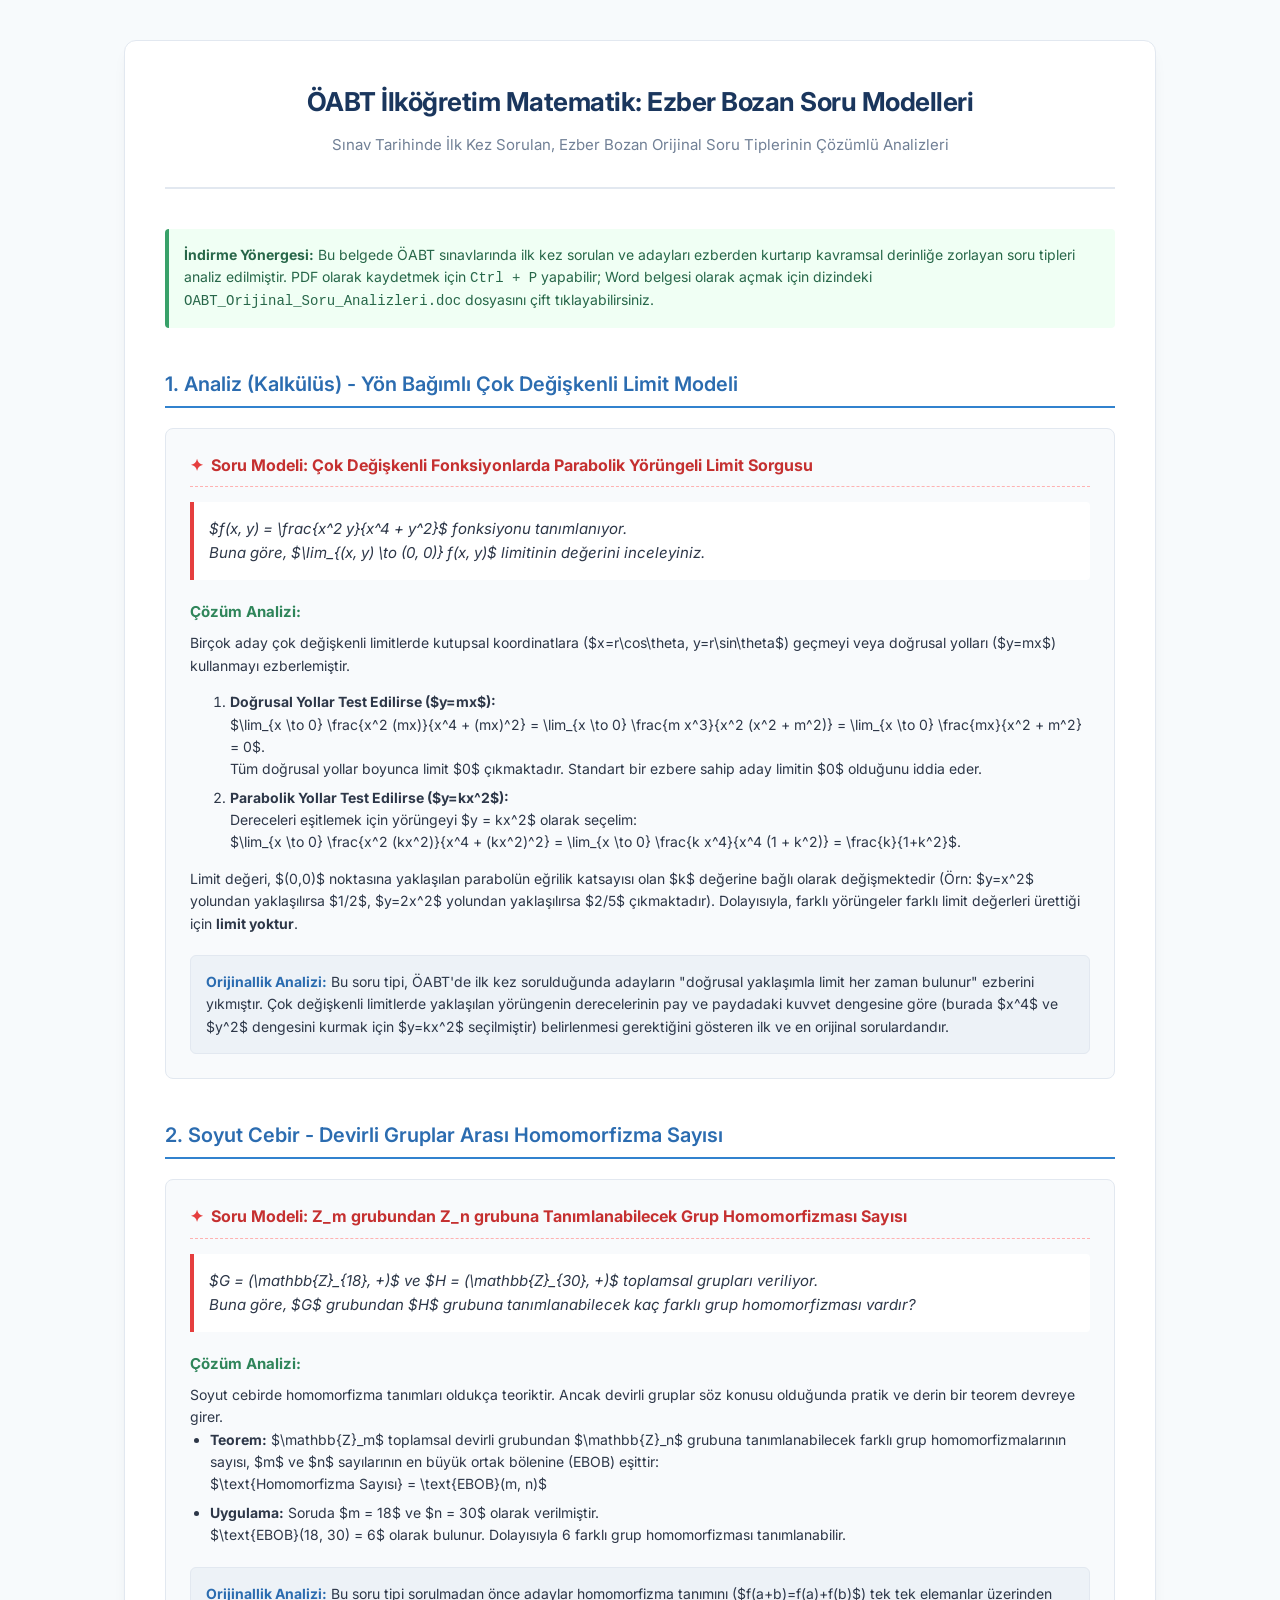
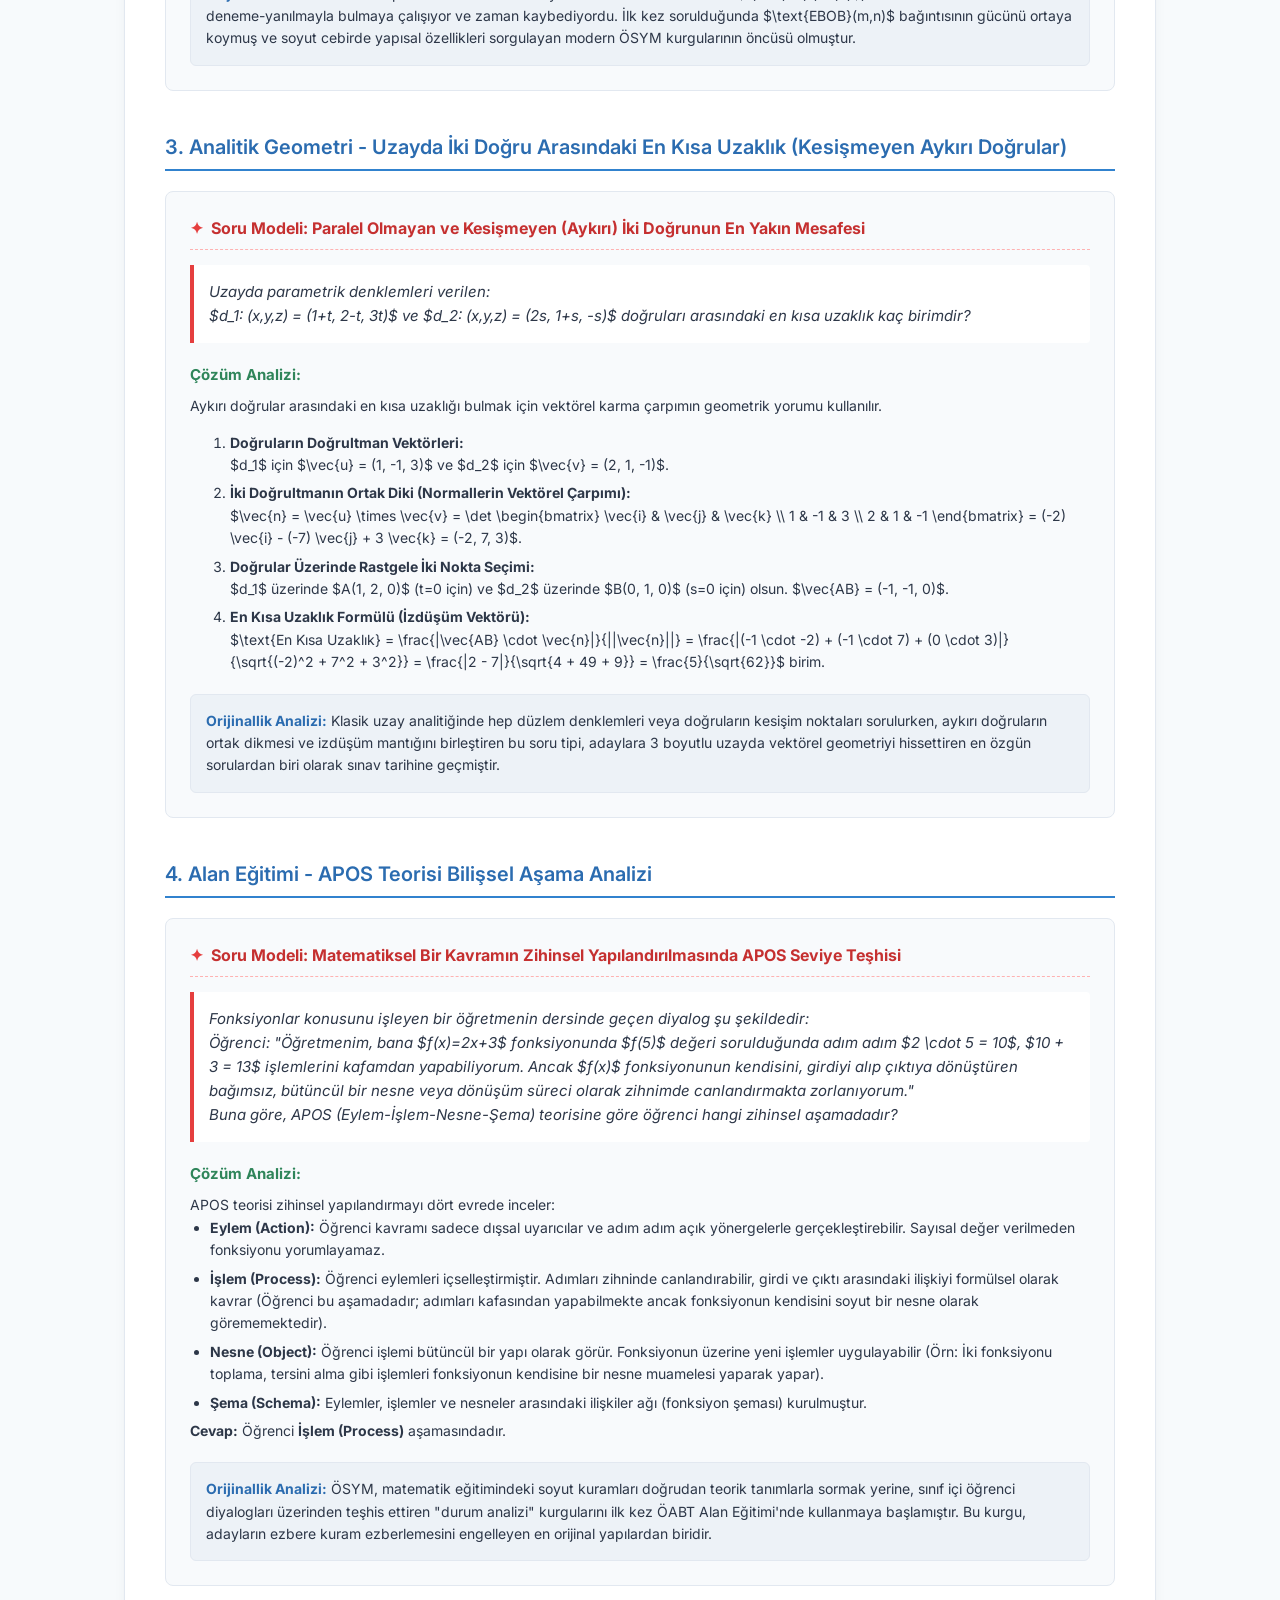
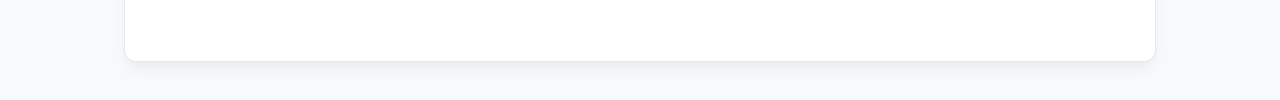
<file: OABT_Orijinal_Soru_Analizleri.html>
<!DOCTYPE html>
<html lang="tr">
<head>
    <meta charset="UTF-8">
    <meta name="viewport" content="width=device-width, initial-scale=1.0">
    <title>ÖABT İlköğretim Matematik: Ezber Bozan ve En Orijinal Çıkmış Soru Modelleri Analizi</title>
    <style>
        @import url('https://fonts.googleapis.com/css2?family=Inter:wght@300;400;500;600;700&display=swap');
        
        body {
            font-family: 'Inter', sans-serif;
            line-height: 1.6;
            color: #2D3748;
            background-color: #F7FAFC;
            margin: 0;
            padding: 40px 20px;
        }

        .container {
            max-width: 950px;
            margin: 0 auto;
            background: #FFFFFF;
            padding: 40px;
            border-radius: 12px;
            box-shadow: 0 10px 15px -3px rgba(0, 0, 0, 0.05), 0 4px 6px -2px rgba(0, 0, 0, 0.02);
            border: 1px solid #E2E8F0;
        }

        .header {
            text-align: center;
            border-bottom: 2px solid #E2E8F0;
            padding-bottom: 30px;
            margin-bottom: 40px;
        }

        .header h1 {
            color: #1A365D;
            font-size: 26px;
            margin: 0 0 10px 0;
            font-weight: 700;
            letter-spacing: -0.5px;
        }

        .header p {
            color: #718096;
            font-size: 15px;
            margin: 0;
        }

        .download-note {
            background-color: #F0FFF4;
            border-left: 4px solid #38A169;
            color: #276749;
            padding: 15px;
            margin-bottom: 35px;
            border-radius: 4px;
            font-size: 14px;
        }

        .section-title {
            color: #2B6CB0;
            font-size: 20px;
            border-bottom: 2px solid #3182CE;
            padding-bottom: 6px;
            margin-top: 40px;
            margin-bottom: 20px;
            font-weight: 600;
        }

        .question-box {
            margin-bottom: 35px;
            background-color: #F8FAFC;
            border: 1px solid #E2E8F0;
            border-radius: 8px;
            padding: 24px;
        }

        .question-header {
            color: #C53030;
            font-size: 16px;
            font-weight: 700;
            margin-bottom: 15px;
            display: flex;
            align-items: center;
            border-bottom: 1px dashed #FEB2B2;
            padding-bottom: 8px;
        }

        .question-header::before {
            content: "✦";
            margin-right: 8px;
            color: #E53E3E;
        }

        .question-text {
            font-style: italic;
            font-size: 15px;
            color: #2D3748;
            background-color: #FFF;
            padding: 15px;
            border-left: 4px solid #E53E3E;
            margin-bottom: 20px;
            border-radius: 0 4px 4px 0;
        }

        .solution-title {
            color: #2F855A;
            font-size: 15px;
            font-weight: bold;
            margin-top: 20px;
            margin-bottom: 8px;
        }

        .solution-text {
            font-size: 14px;
            color: #2D3748;
        }

        .originality-badge {
            background-color: #EDF2F7;
            border: 1px solid #E2E8F0;
            border-radius: 6px;
            padding: 15px;
            margin-top: 20px;
            font-size: 14px;
        }

        .originality-badge strong {
            color: #2B6CB0;
        }

        ul {
            margin: 0;
            padding-left: 20px;
        }

        li {
            margin-bottom: 6px;
        }

        @media print {
            body {
                background-color: #FFFFFF;
                padding: 0;
            }
            .container {
                box-shadow: none;
                border: none;
                padding: 0;
                max-width: 100%;
            }
            .download-note {
                display: none;
            }
        }
    </style>
</head>
<body>

<div class="container">
    <div class="header">
        <h1>ÖABT İlköğretim Matematik: Ezber Bozan Soru Modelleri</h1>
        <p>Sınav Tarihinde İlk Kez Sorulan, Ezber Bozan Orijinal Soru Tiplerinin Çözümlü Analizleri</p>
    </div>

    <div class="download-note">
        <strong>İndirme Yönergesi:</strong> Bu belgede ÖABT sınavlarında ilk kez sorulan ve adayları ezberden kurtarıp kavramsal derinliğe zorlayan soru tipleri analiz edilmiştir. 
        PDF olarak kaydetmek için <code>Ctrl + P</code> yapabilir; Word belgesi olarak açmak için dizindeki <code>OABT_Orijinal_Soru_Analizleri.doc</code> dosyasını çift tıklayabilirsiniz.
    </div>

    <!-- ANALİZ BÖLÜMÜ -->
    <div class="section-title">1. Analiz (Kalkülüs) - Yön Bağımlı Çok Değişkenli Limit Modeli</div>
    
    <div class="question-box">
        <div class="question-header">Soru Modeli: Çok Değişkenli Fonksiyonlarda Parabolik Yörüngeli Limit Sorgusu</div>
        <div class="question-text">
            $f(x, y) = \frac{x^2 y}{x^4 + y^2}$ fonksiyonu tanımlanıyor.<br>
            Buna göre, $\lim_{(x, y) \to (0, 0)} f(x, y)$ limitinin değerini inceleyiniz.
        </div>
        
        <div class="solution-title">Çözüm Analizi:</div>
        <div class="solution-text">
            Birçok aday çok değişkenli limitlerde kutupsal koordinatlara ($x=r\cos\theta, y=r\sin\theta$) geçmeyi veya doğrusal yolları ($y=mx$) kullanmayı ezberlemiştir. 
            <ol>
                <li><strong>Doğrusal Yollar Test Edilirse ($y=mx$):</strong><br>
                    $\lim_{x \to 0} \frac{x^2 (mx)}{x^4 + (mx)^2} = \lim_{x \to 0} \frac{m x^3}{x^2 (x^2 + m^2)} = \lim_{x \to 0} \frac{mx}{x^2 + m^2} = 0$.<br>
                    Tüm doğrusal yollar boyunca limit $0$ çıkmaktadır. Standart bir ezbere sahip aday limitin $0$ olduğunu iddia eder.
                </li>
                <li><strong>Parabolik Yollar Test Edilirse ($y=kx^2$):</strong><br>
                    Dereceleri eşitlemek için yörüngeyi $y = kx^2$ olarak seçelim:<br>
                    $\lim_{x \to 0} \frac{x^2 (kx^2)}{x^4 + (kx^2)^2} = \lim_{x \to 0} \frac{k x^4}{x^4 (1 + k^2)} = \frac{k}{1+k^2}$.
                </li>
            </ol>
            Limit değeri, $(0,0)$ noktasına yaklaşılan parabolün eğrilik katsayısı olan $k$ değerine bağlı olarak değişmektedir (Örn: $y=x^2$ yolundan yaklaşılırsa $1/2$, $y=2x^2$ yolundan yaklaşılırsa $2/5$ çıkmaktadır). 
            Dolayısıyla, farklı yörüngeler farklı limit değerleri ürettiği için <strong>limit yoktur</strong>.
        </div>

        <div class="originality-badge">
            <strong>Orijinallik Analizi:</strong> Bu soru tipi, ÖABT'de ilk kez sorulduğunda adayların "doğrusal yaklaşımla limit her zaman bulunur" ezberini yıkmıştır. Çok değişkenli limitlerde yaklaşılan yörüngenin derecelerinin pay ve paydadaki kuvvet dengesine göre (burada $x^4$ ve $y^2$ dengesini kurmak için $y=kx^2$ seçilmiştir) belirlenmesi gerektiğini gösteren ilk ve en orijinal sorulardandır.
        </div>
    </div>

    <!-- CEBİR BÖLÜMÜ -->
    <div class="section-title">2. Soyut Cebir - Devirli Gruplar Arası Homomorfizma Sayısı</div>
    
    <div class="question-box">
        <div class="question-header">Soru Modeli: Z_m grubundan Z_n grubuna Tanımlanabilecek Grup Homomorfizması Sayısı</div>
        <div class="question-text">
            $G = (\mathbb{Z}_{18}, +)$ ve $H = (\mathbb{Z}_{30}, +)$ toplamsal grupları veriliyor.<br>
            Buna göre, $G$ grubundan $H$ grubuna tanımlanabilecek kaç farklı grup homomorfizması vardır?
        </div>
        
        <div class="solution-title">Çözüm Analizi:</div>
        <div class="solution-text">
            Soyut cebirde homomorfizma tanımları oldukça teoriktir. Ancak devirli gruplar söz konusu olduğunda pratik ve derin bir teorem devreye girer.
            <ul>
                <li><strong>Teorem:</strong> $\mathbb{Z}_m$ toplamsal devirli grubundan $\mathbb{Z}_n$ grubuna tanımlanabilecek farklı grup homomorfizmalarının sayısı, $m$ ve $n$ sayılarının en büyük ortak bölenine (EBOB) eşittir:<br>
                    $\text{Homomorfizma Sayısı} = \text{EBOB}(m, n)$
                </li>
                <li><strong>Uygulama:</strong> Soruda $m = 18$ ve $n = 30$ olarak verilmiştir.<br>
                    $\text{EBOB}(18, 30) = 6$ olarak bulunur. Dolayısıyla 6 farklı grup homomorfizması tanımlanabilir.
                </li>
            </ul>
        </div>

        <div class="originality-badge">
            <strong>Orijinallik Analizi:</strong> Bu soru tipi sorulmadan önce adaylar homomorfizma tanımını ($f(a+b)=f(a)+f(b)$) tek tek elemanlar üzerinden deneme-yanılmayla bulmaya çalışıyor ve zaman kaybediyordu. İlk kez sorulduğunda $\text{EBOB}(m,n)$ bağıntısının gücünü ortaya koymuş ve soyut cebirde yapısal özellikleri sorgulayan modern ÖSYM kurgularının öncüsü olmuştur.
        </div>
    </div>

    <!-- GEOMETRİ / ANALİTİK BÖLÜMÜ -->
    <div class="section-title">3. Analitik Geometri - Uzayda İki Doğru Arasındaki En Kısa Uzaklık (Kesişmeyen Aykırı Doğrular)</div>
    
    <div class="question-box">
        <div class="question-header">Soru Modeli: Paralel Olmayan ve Kesişmeyen (Aykırı) İki Doğrunun En Yakın Mesafesi</div>
        <div class="question-text">
            Uzayda parametrik denklemleri verilen:<br>
            $d_1: (x,y,z) = (1+t, 2-t, 3t)$ ve $d_2: (x,y,z) = (2s, 1+s, -s)$ doğruları arasındaki en kısa uzaklık kaç birimdir?
        </div>
        
        <div class="solution-title">Çözüm Analizi:</div>
        <div class="solution-text">
            Aykırı doğrular arasındaki en kısa uzaklığı bulmak için vektörel karma çarpımın geometrik yorumu kullanılır.
            <ol>
                <li><strong>Doğruların Doğrultman Vektörleri:</strong><br>
                    $d_1$ için $\vec{u} = (1, -1, 3)$ ve $d_2$ için $\vec{v} = (2, 1, -1)$.
                </li>
                <li><strong>İki Doğrultmanın Ortak Diki (Normallerin Vektörel Çarpımı):</strong><br>
                    $\vec{n} = \vec{u} \times \vec{v} = \det \begin{bmatrix} \vec{i} & \vec{j} & \vec{k} \\ 1 & -1 & 3 \\ 2 & 1 & -1 \end{bmatrix} = (-2) \vec{i} - (-7) \vec{j} + 3 \vec{k} = (-2, 7, 3)$.
                </li>
                <li><strong>Doğrular Üzerinde Rastgele İki Nokta Seçimi:</strong><br>
                    $d_1$ üzerinde $A(1, 2, 0)$ (t=0 için) ve $d_2$ üzerinde $B(0, 1, 0)$ (s=0 için) olsun. $\vec{AB} = (-1, -1, 0)$.
                </li>
                <li><strong>En Kısa Uzaklık Formülü (İzdüşüm Vektörü):</strong><br>
                    $\text{En Kısa Uzaklık} = \frac{|\vec{AB} \cdot \vec{n}|}{||\vec{n}||} = \frac{|(-1 \cdot -2) + (-1 \cdot 7) + (0 \cdot 3)|}{\sqrt{(-2)^2 + 7^2 + 3^2}} = \frac{|2 - 7|}{\sqrt{4 + 49 + 9}} = \frac{5}{\sqrt{62}}$ birim.
                </li>
            </ol>
        </div>

        <div class="originality-badge">
            <strong>Orijinallik Analizi:</strong> Klasik uzay analitiğinde hep düzlem denklemleri veya doğruların kesişim noktaları sorulurken, aykırı doğruların ortak dikmesi ve izdüşüm mantığını birleştiren bu soru tipi, adaylara 3 boyutlu uzayda vektörel geometriyi hissettiren en özgün sorulardan biri olarak sınav tarihine geçmiştir.
        </div>
    </div>

    <!-- ALAN EĞİTİMİ BÖLÜMÜ -->
    <div class="section-title">4. Alan Eğitimi - APOS Teorisi Bilişsel Aşama Analizi</div>
    
    <div class="question-box">
        <div class="question-header">Soru Modeli: Matematiksel Bir Kavramın Zihinsel Yapılandırılmasında APOS Seviye Teşhisi</div>
        <div class="question-text">
            Fonksiyonlar konusunu işleyen bir öğretmenin dersinde geçen diyalog şu şekildedir:<br>
            <em>Öğrenci: "Öğretmenim, bana $f(x)=2x+3$ fonksiyonunda $f(5)$ değeri sorulduğunda adım adım $2 \cdot 5 = 10$, $10 + 3 = 13$ işlemlerini kafamdan yapabiliyorum. Ancak $f(x)$ fonksiyonunun kendisini, girdiyi alıp çıktıya dönüştüren bağımsız, bütüncül bir nesne veya dönüşüm süreci olarak zihnimde canlandırmakta zorlanıyorum."</em><br>
            Buna göre, APOS (Eylem-İşlem-Nesne-Şema) teorisine göre öğrenci hangi zihinsel aşamadadır?
        </div>
        
        <div class="solution-title">Çözüm Analizi:</div>
        <div class="solution-text">
            APOS teorisi zihinsel yapılandırmayı dört evrede inceler:
            <ul>
                <li><strong>Eylem (Action):</strong> Öğrenci kavramı sadece dışsal uyarıcılar ve adım adım açık yönergelerle gerçekleştirebilir. Sayısal değer verilmeden fonksiyonu yorumlayamaz.</li>
                <li><strong>İşlem (Process):</strong> Öğrenci eylemleri içselleştirmiştir. Adımları zihninde canlandırabilir, girdi ve çıktı arasındaki ilişkiyi formülsel olarak kavrar (Öğrenci bu aşamadadır; adımları kafasından yapabilmekte ancak fonksiyonun kendisini soyut bir nesne olarak görememektedir).</li>
                <li><strong>Nesne (Object):</strong> Öğrenci işlemi bütüncül bir yapı olarak görür. Fonksiyonun üzerine yeni işlemler uygulayabilir (Örn: İki fonksiyonu toplama, tersini alma gibi işlemleri fonksiyonun kendisine bir nesne muamelesi yaparak yapar).</li>
                <li><strong>Şema (Schema):</strong> Eylemler, işlemler ve nesneler arasındaki ilişkiler ağı (fonksiyon şeması) kurulmuştur.</li>
            </ul>
            <strong>Cevap:</strong> Öğrenci <strong>İşlem (Process)</strong> aşamasındadır.
        </div>

        <div class="originality-badge">
            <strong>Orijinallik Analizi:</strong> ÖSYM, matematik eğitimindeki soyut kuramları doğrudan teorik tanımlarla sormak yerine, sınıf içi öğrenci diyalogları üzerinden teşhis ettiren "durum analizi" kurgularını ilk kez ÖABT Alan Eğitimi'nde kullanmaya başlamıştır. Bu kurgu, adayların ezbere kuram ezberlemesini engelleyen en orijinal yapılardan biridir.
        </div>
    </div>

</div>

</body>
</html>
</file>
